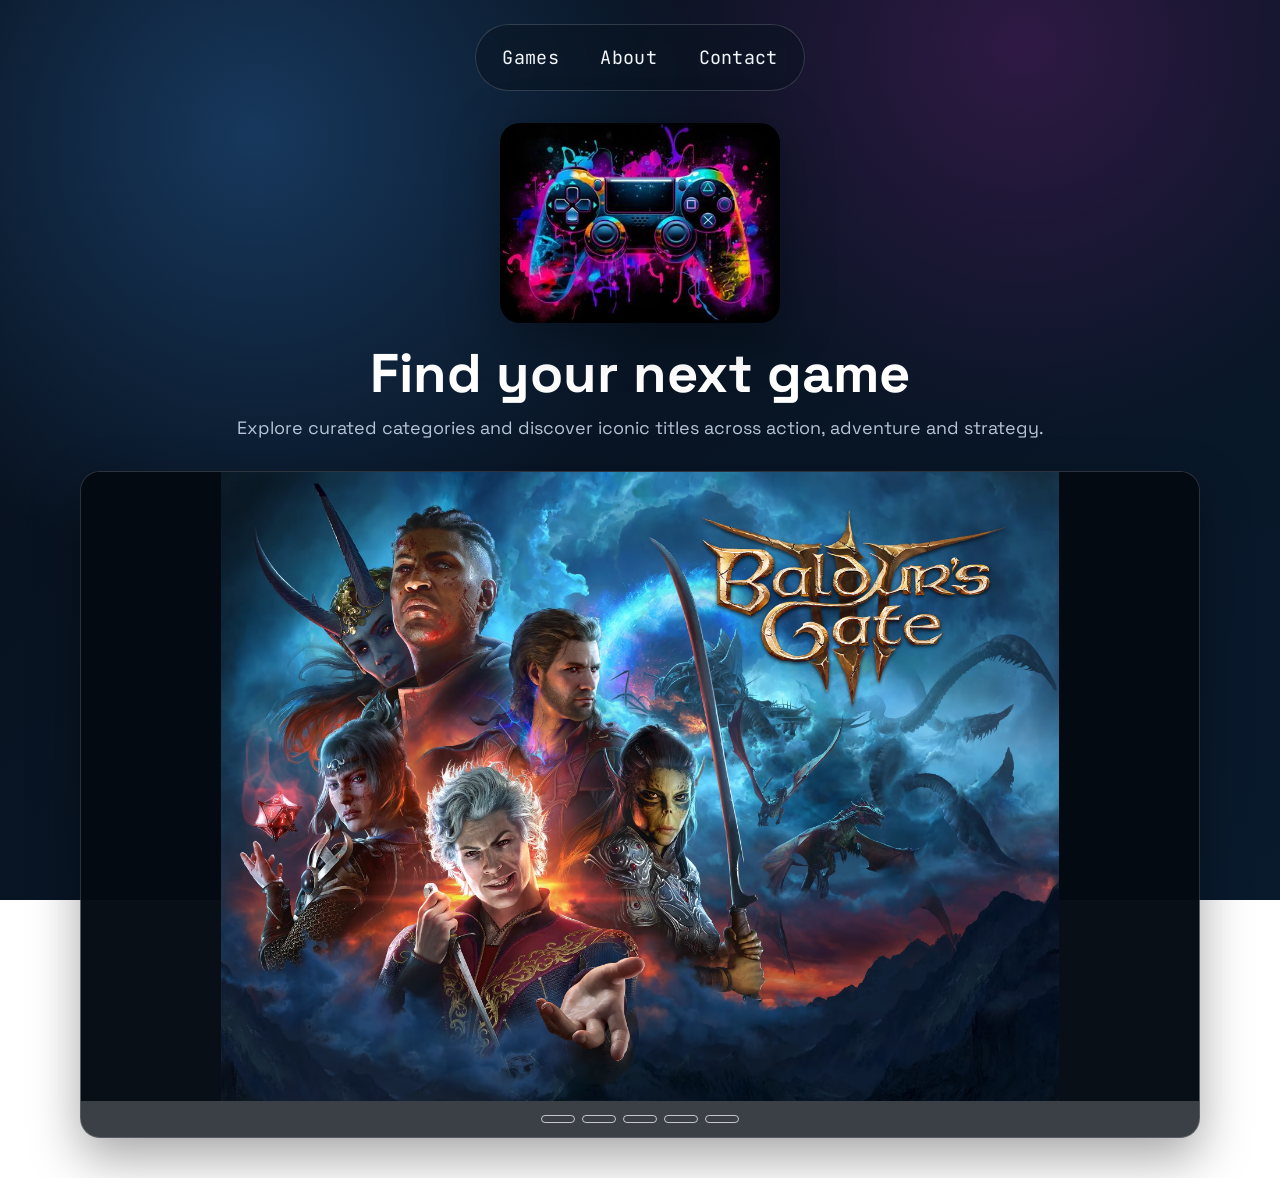
<file: index.html>
<!doctype html>
<html lang="en">
  <head>
    <meta charset="UTF-8" />
    <meta name="viewport" content="width=device-width, initial-scale=1.0" />
    <title>Game store</title>
    <link rel="stylesheet" href="styles.css" />
  </head>
  <body>
    <header class="header">
      <nav class="navbar">
        <a class="color-btn" href="games.html">Games</a>
        <a class="color-btn" href="about.html">About</a>
        <a class="color-btn" href="contact.html">Contact</a>
      </nav>
    </header>
    <div class="container">
      <img class="logo" src="pictures/controle.webp" alt="logo" />
      <div class="hero-copy">
        <h1>Find your next game</h1>
        <p>
          Explore curated categories and discover iconic titles across action,
          adventure and strategy.
        </p>
      </div>
    </div>
    <!--slide show-->
    <div class="slidershow middle">
      <div class="slides">
        <input type="radio" name="r" id="r1" checked />

        <input type="radio" name="r" id="r2" />

        <input type="radio" name="r" id="r3" />

        <input type="radio" name="r" id="r4" />
        <input type="radio" name="r" id="r5" />

        <div class="slide s1">
          <img
            class="slide-image"
            src="pictures/3098481c9164bb5f33069b37e49fba1a572ea3b89971ee7b.avif"
            alt=""
          />
        </div>
        <div class="slide">
          <img src="pictures/callofduty-modern.jpg" alt="" />
        </div>
        <div class="slide">
          <img src="pictures/l8QTN7ThQK3lRBHhB3nX1s7h.webp" alt="" />
        </div>
        <div class="slide">
          <img src="pictures/Spider-Man-2.png" alt="" />
        </div>
        <div class="slide">
          <img
            src="pictures/315718bce7eed62e3cf3fb02d61b81ff1782d6b6cf850fa4.avif"
            alt=""
          />
        </div>
      </div>
      <div class="navigation">
        <label for="r1" class="bar"></label>
        <label for="r2" class="bar"></label>
        <label for="r3" class="bar"></label>
        <label for="r4" class="bar"></label>
        <label for="r5" class="bar"></label>
      </div>
    </div>
  </body>
</html>
</file>
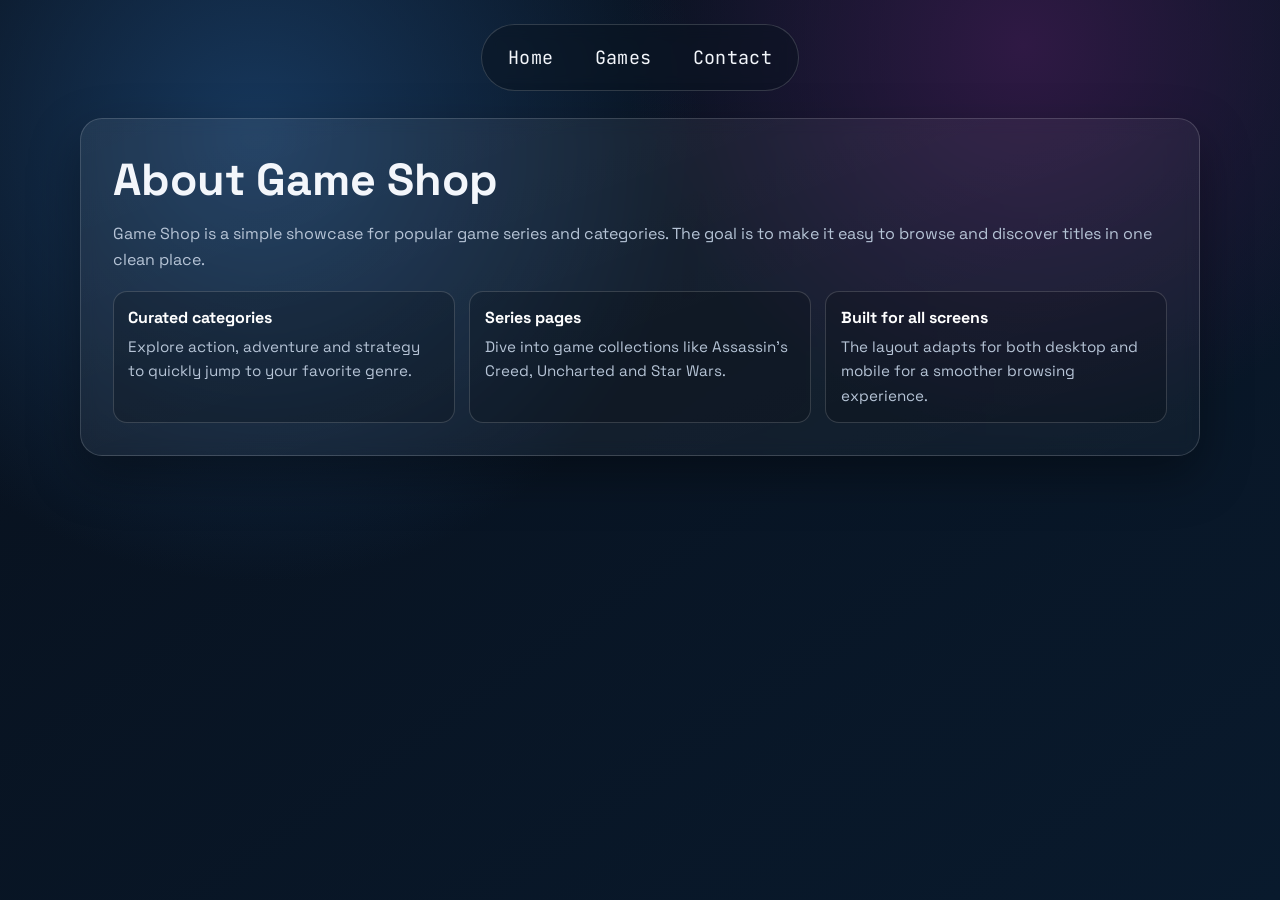
<file: about.html>
<!doctype html>
<html lang="en">
  <head>
    <meta charset="UTF-8" />
    <meta name="viewport" content="width=device-width initial-scale=1.0" />
    <title>About</title>
    <link rel="stylesheet" href="styles.css" />
  </head>
  <body>
    <header class="header">
      <nav class="navbar">
        <a class="color-btn" href="index.html">Home</a>
        <a class="color-btn" href="games.html">Games</a>
        <a class="color-btn" href="contact.html">Contact</a>
      </nav>
    </header>

    <main class="page-shell">
      <section class="page-card">
        <h1>About Game Shop</h1>
        <p>
          Game Shop is a simple showcase for popular game series and categories.
          The goal is to make it easy to browse and discover titles in one clean
          place.
        </p>
        <div class="feature-grid">
          <article class="feature-card">
            <h3>Curated categories</h3>
            <p>
              Explore action, adventure and strategy to quickly jump to your
              favorite genre.
            </p>
          </article>
          <article class="feature-card">
            <h3>Series pages</h3>
            <p>
              Dive into game collections like Assassin's Creed, Uncharted and
              Star Wars.
            </p>
          </article>
          <article class="feature-card">
            <h3>Built for all screens</h3>
            <p>
              The layout adapts for both desktop and mobile for a smoother
              browsing experience.
            </p>
          </article>
        </div>
      </section>
    </main>
  </body>
</html>
</file>
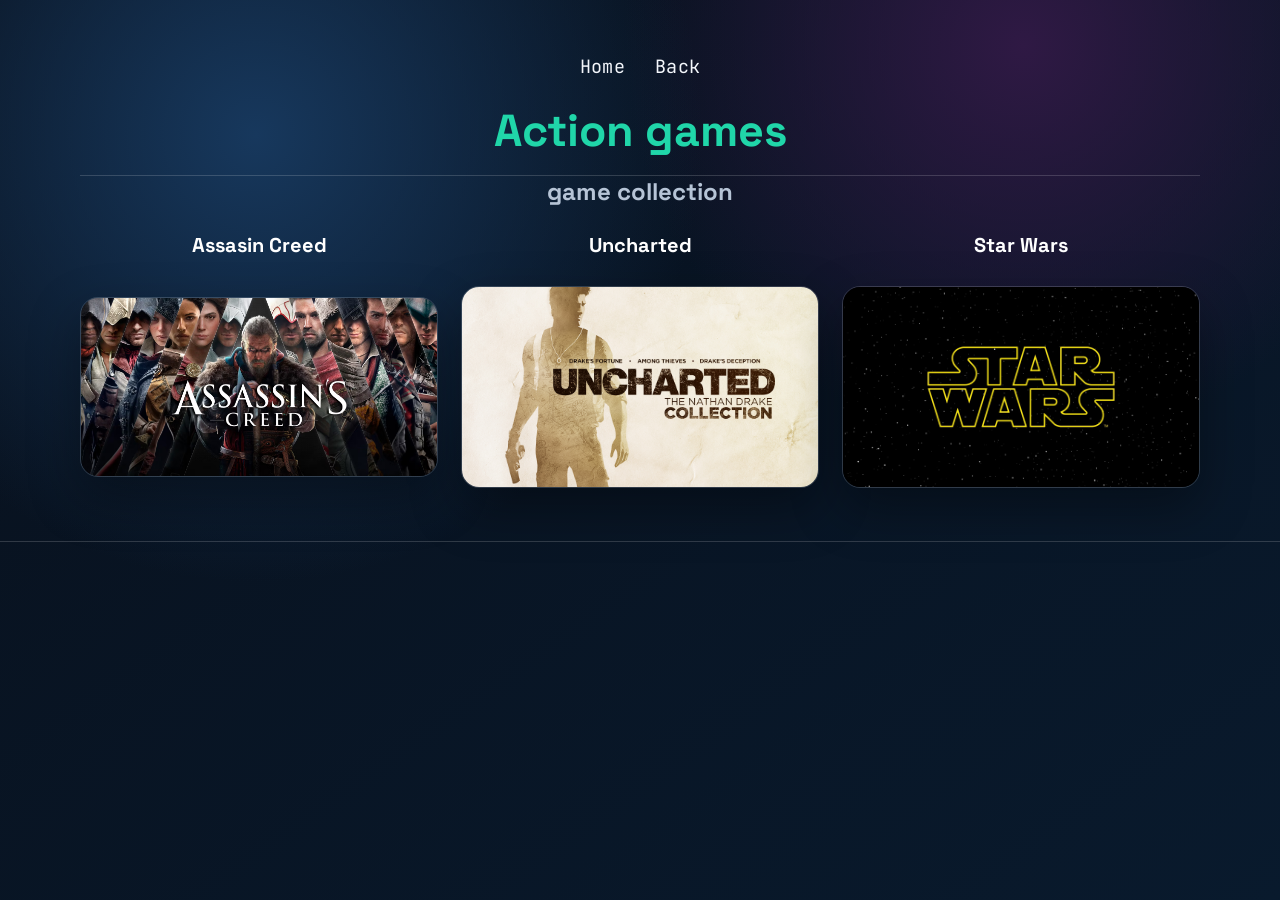
<file: action.html>
<!DOCTYPE html>
<html lang="en">
  <head>
    <meta charset="UTF-8" />
    <meta name="viewport" content="width=device-width, initial-scale=1.0" />
    <title>Action games</title>
    <link rel="stylesheet" href="styles.css" />
  </head>
  <body>
    <div class="action-container">
      <div class="top-navigation">
        <a class="top-navigation-text" href="index.html">Home</a>
        <a class="top-navigation-text" href="games.html">Back</a>
      </div>
      <div class="action-header">
        <h1 class="action-title1">Action games</h1><hr class="line">
        <h2 class="game-collection-text">game collection</h2>
        
      </div>
      
      <div class="game-sections">
        <div class="section1">
          <h3 class="action-game-text">Assasin Creed</h3>
          <a class="a-assasin" href="assasincreed-games.html"
            ><img class="image-collection" src="pictures/Assassins-Creed-Games.avif"
          /></a>
        </div>
        <div class="section2">
          <h3 class="action-game-text">Uncharted</h3>
          <a class="a-uncharted" href="uncharted.html">
          <img class="image-collection" src="pictures/uncharted/ND_Blog_UNDCannounce_960x540.jpg" /></a>
        </div>
        <div class="section3"><h3 class="action-game-text">Star Wars</h3>
          <a class="a-uncharted" href="starwars.html">
          <img class="image-collection" src="pictures/starwars/Star-wars-logo-new-tall.webp" /></a>
        </div>
        

        </div>
      </div>

    </div>
    <hr class="line">
  </body>
</html>
</file>
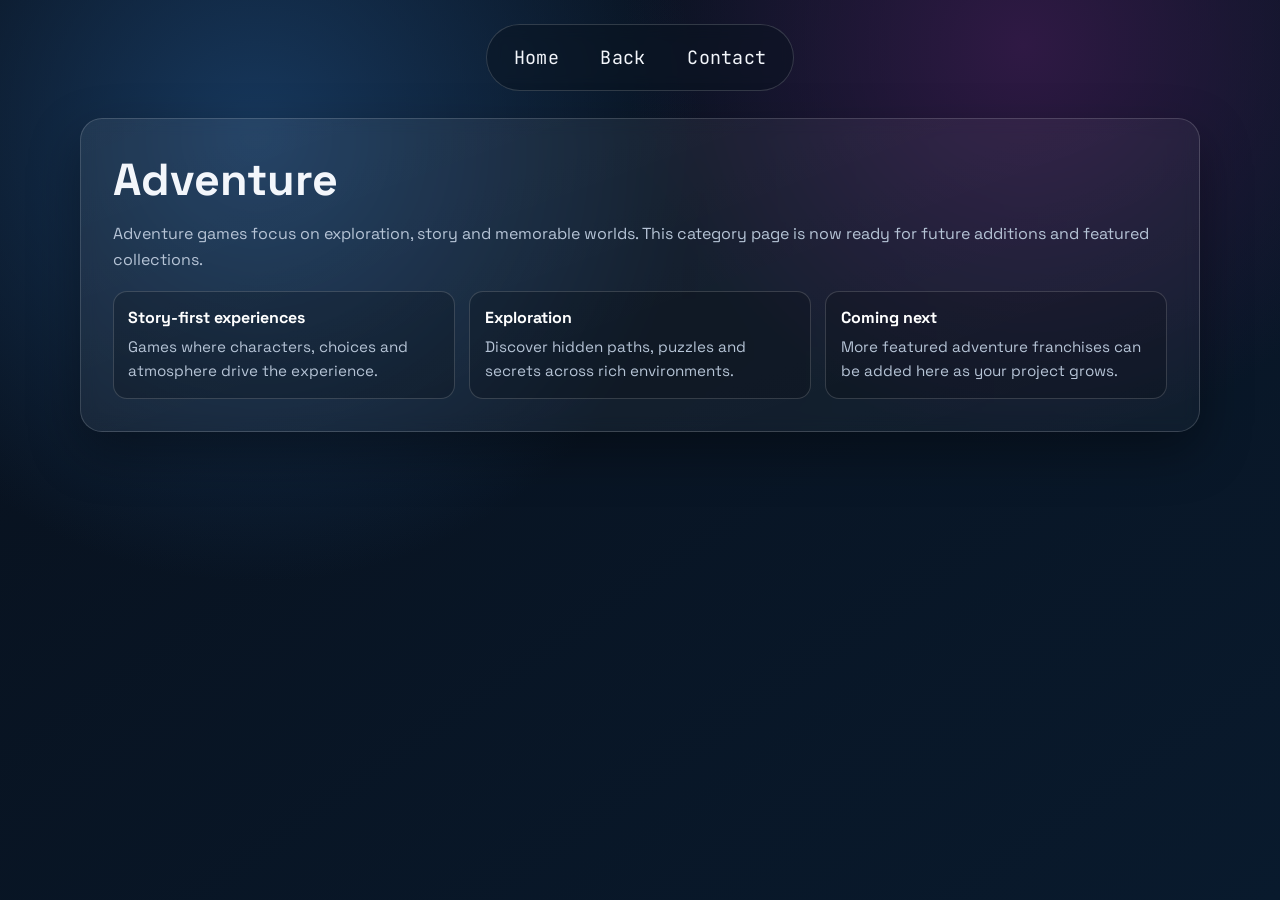
<file: adventure.html>
<!doctype html>
<html lang="en">
  <head>
    <meta charset="UTF-8" />
    <meta name="viewport" content="width=device-width, initial-scale=1.0" />
    <title>Adventure Games</title>
    <link rel="stylesheet" href="styles.css" />
  </head>
  <body>
    <header class="header">
      <nav class="navbar">
        <a class="color-btn" href="index.html">Home</a>
        <a class="color-btn" href="games.html">Back</a>
        <a class="color-btn" href="contact.html">Contact</a>
      </nav>
    </header>

    <main class="page-shell">
      <section class="page-card">
        <h1>Adventure</h1>
        <p>
          Adventure games focus on exploration, story and memorable worlds. This
          category page is now ready for future additions and featured
          collections.
        </p>
        <div class="feature-grid">
          <article class="feature-card">
            <h3>Story-first experiences</h3>
            <p>
              Games where characters, choices and atmosphere drive the
              experience.
            </p>
          </article>
          <article class="feature-card">
            <h3>Exploration</h3>
            <p>
              Discover hidden paths, puzzles and secrets across rich
              environments.
            </p>
          </article>
          <article class="feature-card">
            <h3>Coming next</h3>
            <p>
              More featured adventure franchises can be added here as your
              project grows.
            </p>
          </article>
        </div>
      </section>
    </main>
  </body>
</html>
</file>
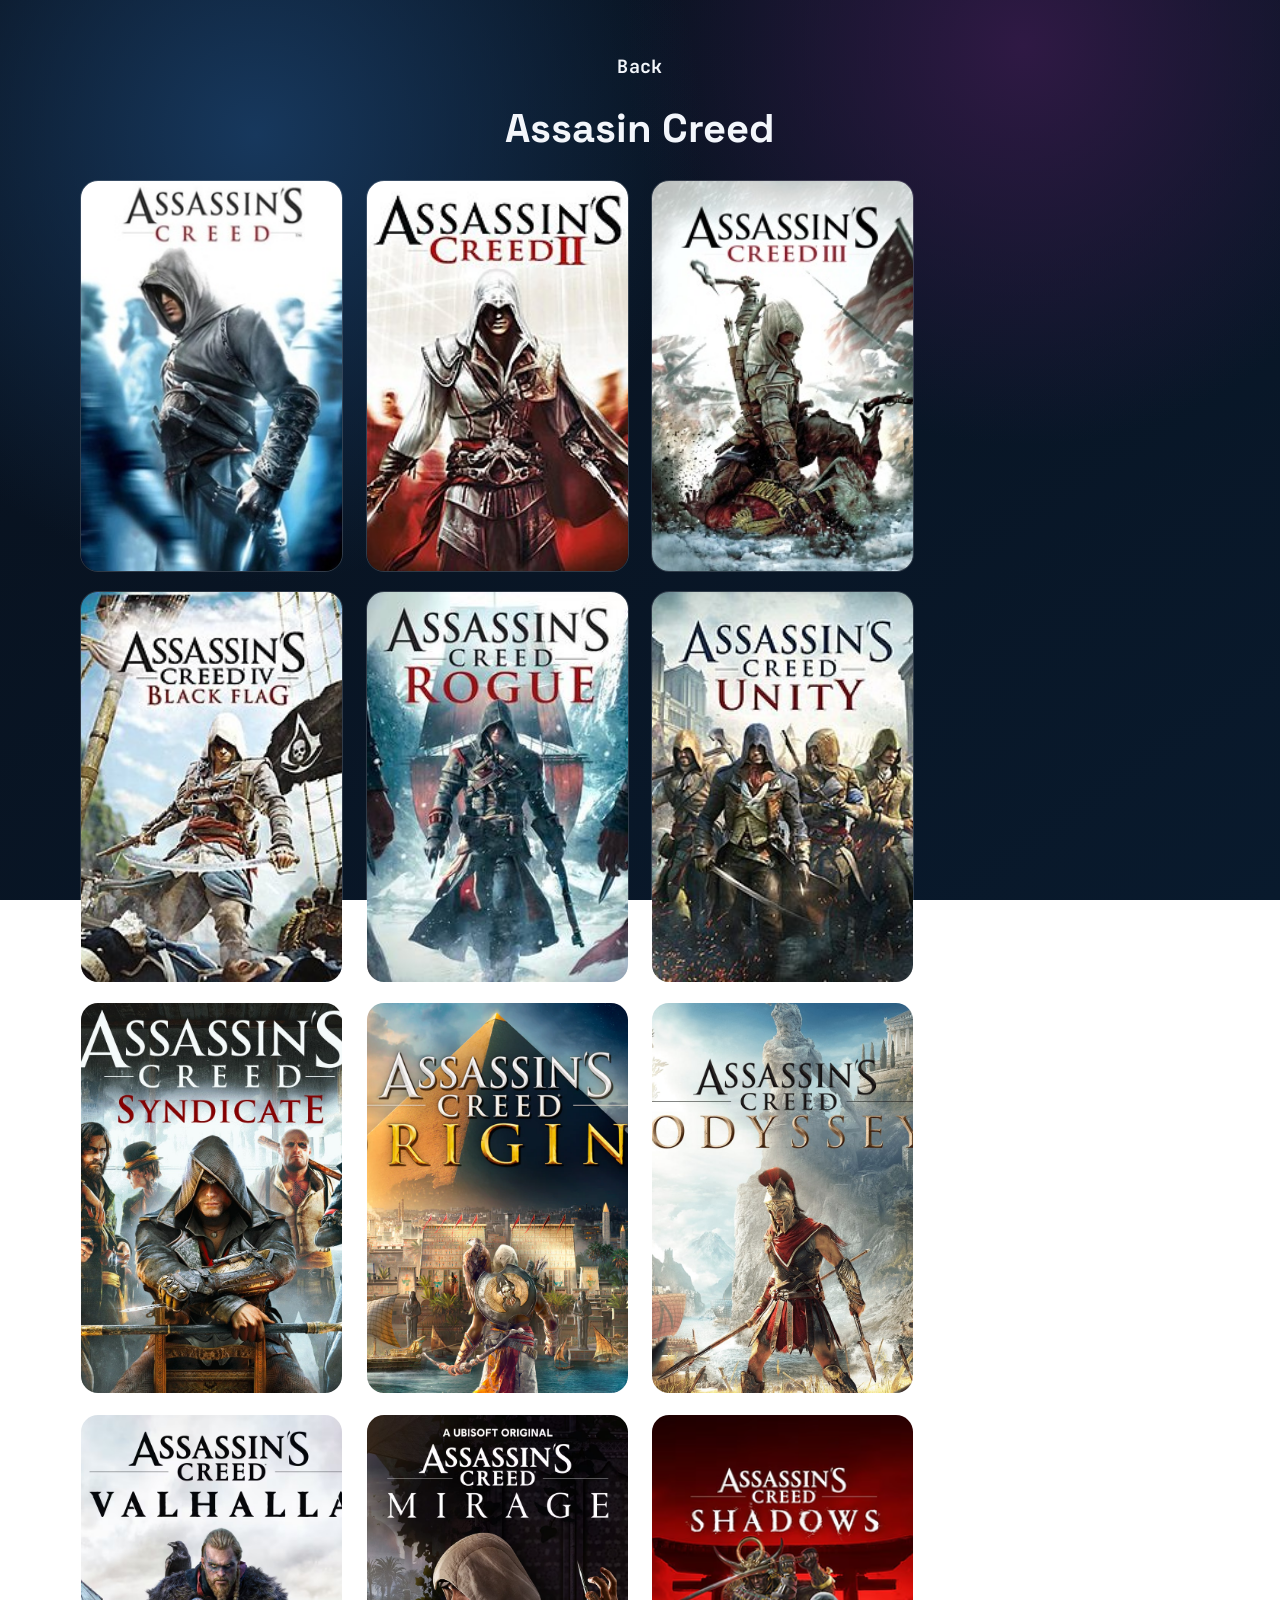
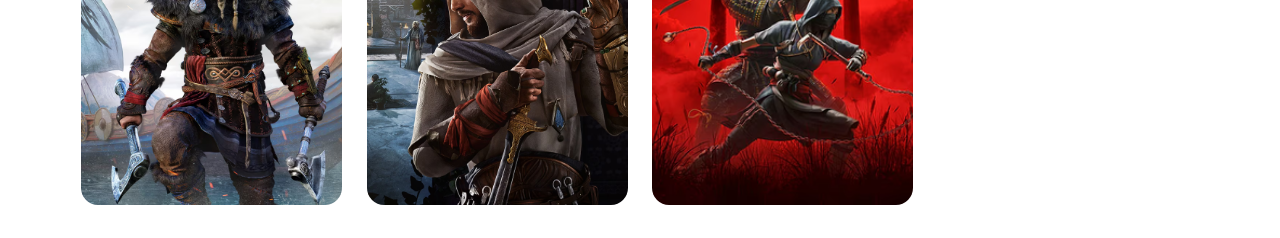
<file: assasincreed-games.html>
<!DOCTYPE html>
<html lang="en">
  <head>
    <meta charset="UTF-8" />
    <meta name="viewport" content="width=device-width, initial-scale=1.0" />
    <title>Action games</title>
    <link rel="stylesheet" href="styles.css" />
  </head>
  <body>
    <div class="action-container">
      <div class="top-navigation">
        <a class="btn-container" href="action.html"><h1 class="top-navigation-text">Back</h1></a>
      </div>
      <div class="game-header"><h1>Assasin Creed</h1></div>
      <div class="game-sections">
        <div class="section1">
          <div class="flip-box">
            <div class="flip-box-inner">
              <div class="flip-box-front">
                <img class="img-1-section1" src="pictures/assasin creed/Assassin's_Creed1.jpg" />
              </div>
              <div class="flip-box-back">
                <h2></h2>
                <p>
                  Assassin's Creed is an action-adventure video game developed by Ubisoft Montreal and released in 2007.
                  It is the first installment in the Assassin's Creed series. The game is set during the Third Crusade
                  in the Holy Land and follows the story of Altaïr Ibn-La'Ahad, a member of the Assassin Brotherhood.
                </p>
              </div>
            </div>
          </div>
          <div class="flip-box">
            <div class="flip-box-inner">
              <div class="flip-box-front">
                <img class="img-2-section1" src="pictures/assasin creed/Assassin's_Creed_IV_-_Black_Flag_4.jpg" />
              </div>
              <div class="flip-box-back">
                <h2></h2>
                <p>
                  Assassin's Creed IV: Black Flag is an action-adventure video game developed by Ubisoft Montreal and
                  released in 2013. Set during the Golden Age of Piracy in the early 18th century, the game follows the
                  adventures of Edward Kenway, a pirate and member of the Assassin Brotherhood. The narrative blends
                  historical events with fictional elements, featuring famous pirates like Blackbeard and Charles Vane.
                </p>
              </div>
            </div>
          </div>
          <div class="flip-box">
            <div class="flip-box-inner">
              <div class="flip-box-front">
                <img class="img-3-section1" src="pictures/assasin creed/assasin_creed_cyndicate.jfif" />
              </div>
              <div class="flip-box-back">
                <h2></h2>
                <p>
                  Assassin's Creed Syndicate is an action-adventure video game developed by Ubisoft and released in
                  2015. Set in Victorian-era London during the Industrial Revolution, the game follows twin Assassins,
                  Jacob and Evie Frye, as they fight against the Templars' control over the city.
                </p>
              </div>
            </div>
          </div>
          <div class="flip-box">
            <div class="flip-box-inner">
              <div class="flip-box-front">
                <img class="img-4-section1" src="pictures/assasin creed/valhalla.avif" />
              </div>
              <div class="flip-box-back">
                <h2></h2>
                <p>
                  Assassin's Creed Valhalla is an action role-playing video game developed by Ubisoft Montreal and
                  released in 2020. It is the twelfth major installment in the Assassin's Creed series and follows the
                  journey of Viking warriors as they settle in England during the Dark Ages.
                </p>
              </div>
            </div>
          </div>
        </div>
        <div class="section2">
          <div class="flip-box">
            <div class="flip-box-inner">
              <div class="flip-box-front">
                <img class="img-1-section2" src="pictures/assasin creed/Assassins_Creed_2_Box_Art.JPG" />
              </div>
              <div class="flip-box-back">
                <h2></h2>
                <p>
                  Assassin's Creed II is an action-adventure video game developed by Ubisoft Montreal and released in
                  2009. It is the second installment in the Assassin's Creed series, set during the Italian Renaissance.
                  The game follows the story of Ezio Auditore da Firenze, a young nobleman who becomes an Assassin after
                  a family tragedy.
                </p>
              </div>
            </div>
          </div>

          <div class="flip-box">
            <div class="flip-box-inner">
              <div class="flip-box-front">
                <img class="img-2-section2" src="pictures/assasin creed/Assassin's_Creed_Rogue.jpg" />
              </div>
              <div class="flip-box-back">
                <h2></h2>
                <p>
                  Assassin's Creed Rogue is an action-adventure game developed by Ubisoft and released in 2014. Set
                  during the mid-18th century, it bridges the gap between Assassin's Creed III and Assassin's Creed IV:
                  Black Flag. The story follows Shay Patrick Cormac, an Assassin-turned-Templar, providing a unique
                  perspective on the series' usual conflict.
                </p>
              </div>
            </div>
          </div>

          <div class="flip-box">
            <div class="flip-box-inner">
              <div class="flip-box-front">
                <img class="img-3-section2" src="pictures/assasin creed/Assassin's_Creed_origin.webp" />
              </div>
              <div class="flip-box-back">
                <h2></h2>
                <p>
                  Assassin's Creed Origins is an action-adventure game developed by Ubisoft and released in 2017. Set in
                  Ancient Egypt during the Ptolemaic period (49-47 BC), it serves as a prequel to the entire series,
                  exploring the origins of the Assassin Brotherhood.
                </p>
              </div>
            </div>
          </div>

          <div class="flip-box">
            <div class="flip-box-inner">
              <div class="flip-box-front">
                <img class="img-4-section2" src="pictures/assasin creed/mirage.avif" />
              </div>
              <div class="flip-box-back">
                <h2></h2>
                <p>
                  In Assassin's Creed Mirage, you are Basim, a cunning street thief with nightmarish visions seeking
                  answers and justice. Join an ancient organisation and come to understand a new creed – one that will
                  change Basim’s fate in ways he never could have imagined. The game was released 2023
                </p>
              </div>
            </div>
          </div>
        </div>
        <div class="section3">
          <div class="flip-box">
            <div class="flip-box-inner">
              <div class="flip-box-front">
                <img class="img-1-section3" src="pictures/assasin creed/Assassin's_Creed3.jpg" />
              </div>
              <div class="flip-box-back">
                <h2></h2>
                <p>
                  Assassin's Creed III is an action-adventure video game developed by Ubisoft and released in 2012. Set
                  during the American Revolution, it follows the story of Connor (Ratonhnhaké ), a half-Mohawk,
                  half-English Assassin fighting against Templar control in the American colonies.
                </p>
              </div>
            </div>
          </div>

          <div class="flip-box">
            <div class="flip-box-inner">
              <div class="flip-box-front">
                <img class="img-2-section3" src="pictures/assasin creed/Assassin's_Creed_Unity_5.jpg" />
              </div>
              <div class="flip-box-back">
                <h2></h2>
                <p>
                  Assassin's Creed Unity is an action-adventure video game developed by Ubisoft and released in 2014.
                  Set during the French Revolution, the game follows Arno Dorian, a young Assassin seeking redemption
                  and uncovering conspiracies in Paris.
                </p>
              </div>
            </div>
          </div>

          <div class="flip-box">
            <div class="flip-box-inner">
              <div class="flip-box-front">
                <img class="img-3-section3" src="pictures/assasin creed/Assassin's_Creed_odyssey.jfif" />
              </div>
              <div class="flip-box-back">
                <h2></h2>
                <p>
                  Assassin's Creed Odyssey is an action role-playing game developed by Ubisoft and released in 2018. Set
                  in Ancient Greece during the Peloponnesian War (431-422 BC), it allows players to experience the
                  conflict between Athens and Sparta through the eyes of a mercenary.
                </p>
              </div>
            </div>
          </div>
          <div class="flip-box">
            <div class="flip-box-inner">
              <div class="flip-box-front">
                <img class="img-4-section3" src="pictures/assasin creed/Assassin's_Creed_Shadows_cover.png" />
              </div>
              <div class="flip-box-back">
                <h2></h2>
                <p>The game releases in November 2024</p>
              </div>
            </div>
          </div>
        </div>
        <div class="section4"></div>
      </div>
    </div>
  </body>
</html>
</file>
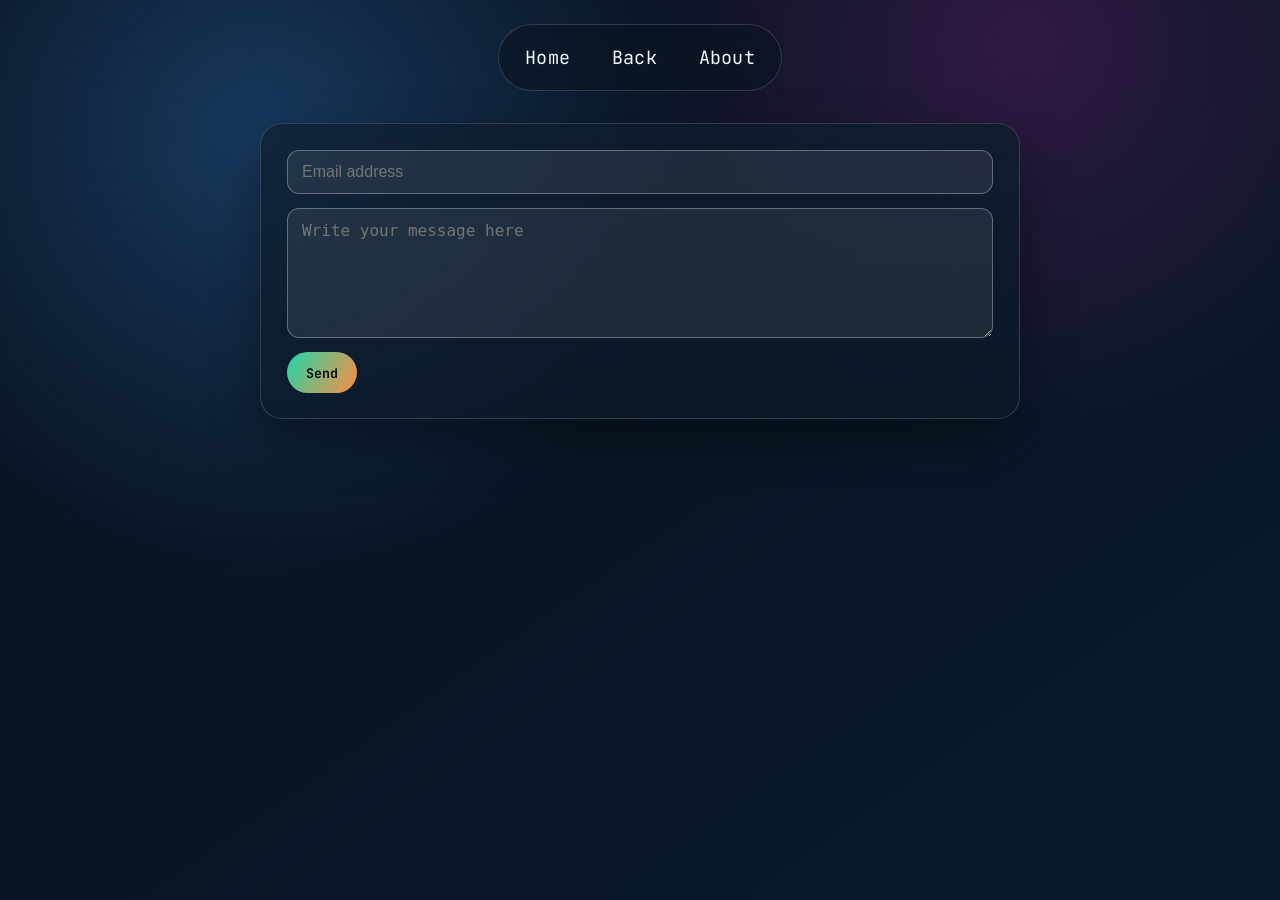
<file: contact.html>
<!doctype html>
<html lang="en">
  <head>
    <meta charset="UTF-8" />
    <meta name="viewport" content="width=device-width initial-scale=1.0" />
    <title>Contact us</title>
    <link rel="stylesheet" href="styles.css" />
  </head>
  <body>
    <header class="header">
      <nav class="navbar">
        <a class="color-btn" href="index.html">Home</a>
        <a class="color-btn" href="games.html">Back</a>
        <a class="color-btn" href="about.html">About</a>
      </nav>
    </header>
    <div class="wallpaper">
      <form
        class="form-box"
        action="https://formsubmit.co/therese8949@gmail.com"
        method="POST"
      >
        <input type="hidden" name="_subject" value="New email from Game Shop" />
        <input
          id="email-box"
          type="email"
          name="email"
          placeholder="Email address"
          required
        />
        <input type="hidden" name="_next" value="thankyoupage.html" />
        <textarea
          id="write-message"
          name="message"
          placeholder="Write your message here"
          required
        ></textarea>
        <button type="submit">Send</button>
      </form>
    </div>
  </body>
</html>
</file>
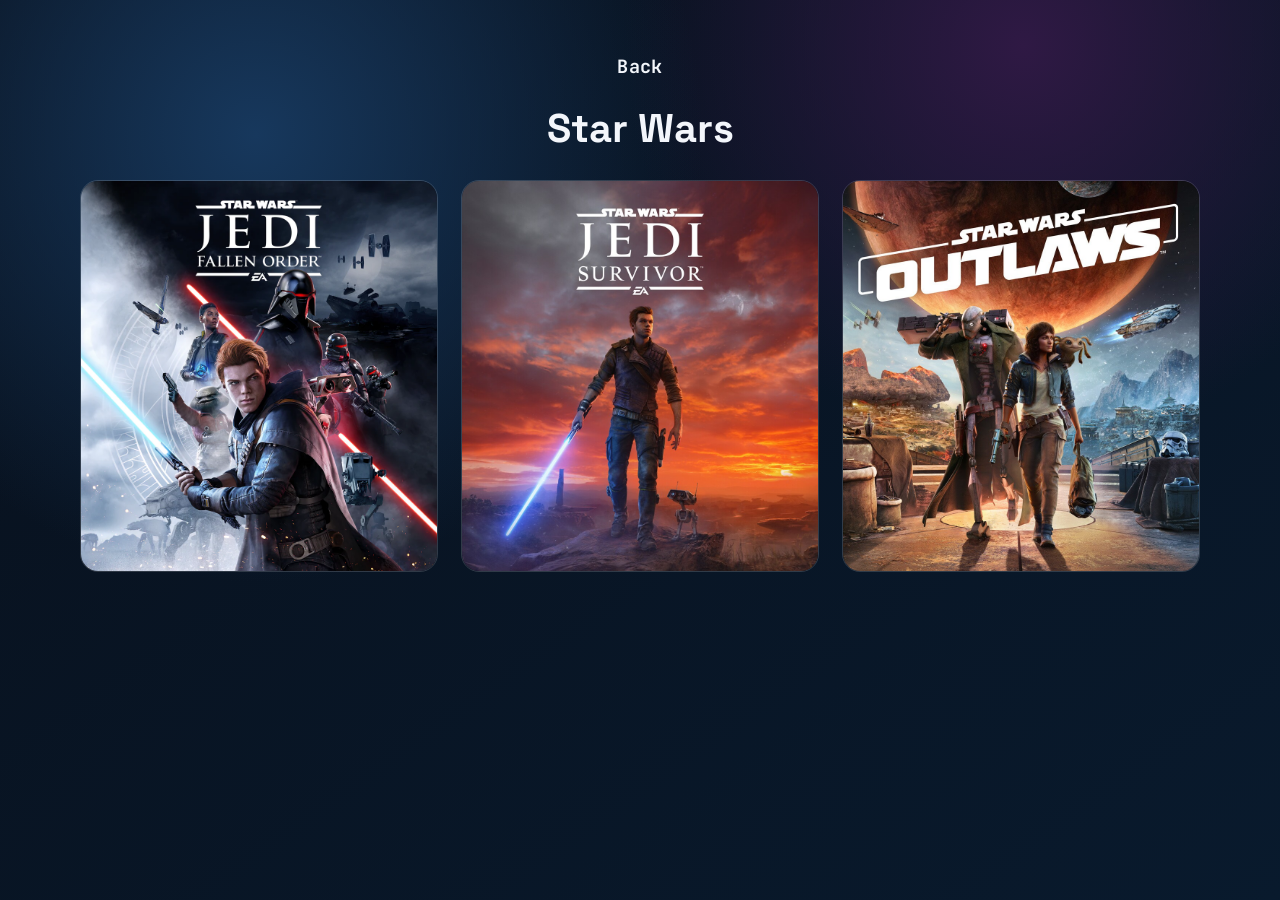
<file: starwars.html>
<!DOCTYPE html>
<html lang="en">
  <head>
    <meta charset="UTF-8" />
    <meta name="viewport" content="width=device-width, initial-scale=1.0" />
    <title>Star Wars</title>
    <link rel="stylesheet" href="styles.css" />
  </head>
  <body>
    <div class="action-container">
      <div class="top-navigation">
        <a class="btn-container" href="action.html"><h1 class="top-navigation-text">Back</h1></a>
      </div>
      <div class="game-header"><h1>Star Wars</h1></div>

      <div class="game-sections">
        <div class="section1">
          <div class="flip-box">
            <div class="flip-box-inner">
              <div class="flip-box-front">
                <img class="img-1-section1" src="pictures/starwars/fallen-order.webp" />
              </div>
              <div class="flip-box-back">
                <h2></h2>
                <p>
                  "Star Wars Jedi: Fallen Order" is an action-adventure game developed by Respawn Entertainment and
                  published by Electronic Arts, released in November 2019. Set in the Star Wars universe, the game
                  follows Cal Kestis, a young Jedi Padawan who survived Order 66 and is on the run from the Galactic
                  Empire.
                </p>
              </div>
            </div>
          </div>
        </div>
        <div class="section2">
          <div class="flip-box">
            <div class="flip-box-inner">
              <div class="flip-box-front">
                <img class="img-1-section2" src="pictures/starwars/survivor.jpeg" />
              </div>
              <div class="flip-box-back">
                <h2></h2>
                <p>
                  Star Wars Jedi: Survivor" is the highly anticipated sequel to "Star Wars Jedi: Fallen Order,"
                  developed by Respawn Entertainment and published by Electronic Arts. Released in April 2023, the game
                  continues the story of Cal Kestis, a Jedi Knight who continues to evade the Galactic Empire while
                  seeking to revive the Jedi Order.
                </p>
              </div>
            </div>
          </div>
        </div>
        <div class="section3">
          <div class="flip-box">
            <div class="flip-box-inner">
              <div class="flip-box-front">
                <img class="img-1-section3" src="pictures/starwars/outlaws.jpeg" />
              </div>
              <div class="flip-box-back">
                <h2></h2>
                <p>
                  "Star Wars Outlaws" is an upcoming open-world action-adventure game developed by Massive Entertainment
                  and published by Ubisoft. Set to release on August 30, 2024, for PlayStation 5, Xbox Series X|S, and
                  PC, it marks the first open-world game in the Star Wars universe.
                </p>
              </div>
            </div>
          </div>
        </div>
      </div>
    </div>
  </body>
</html>
</file>
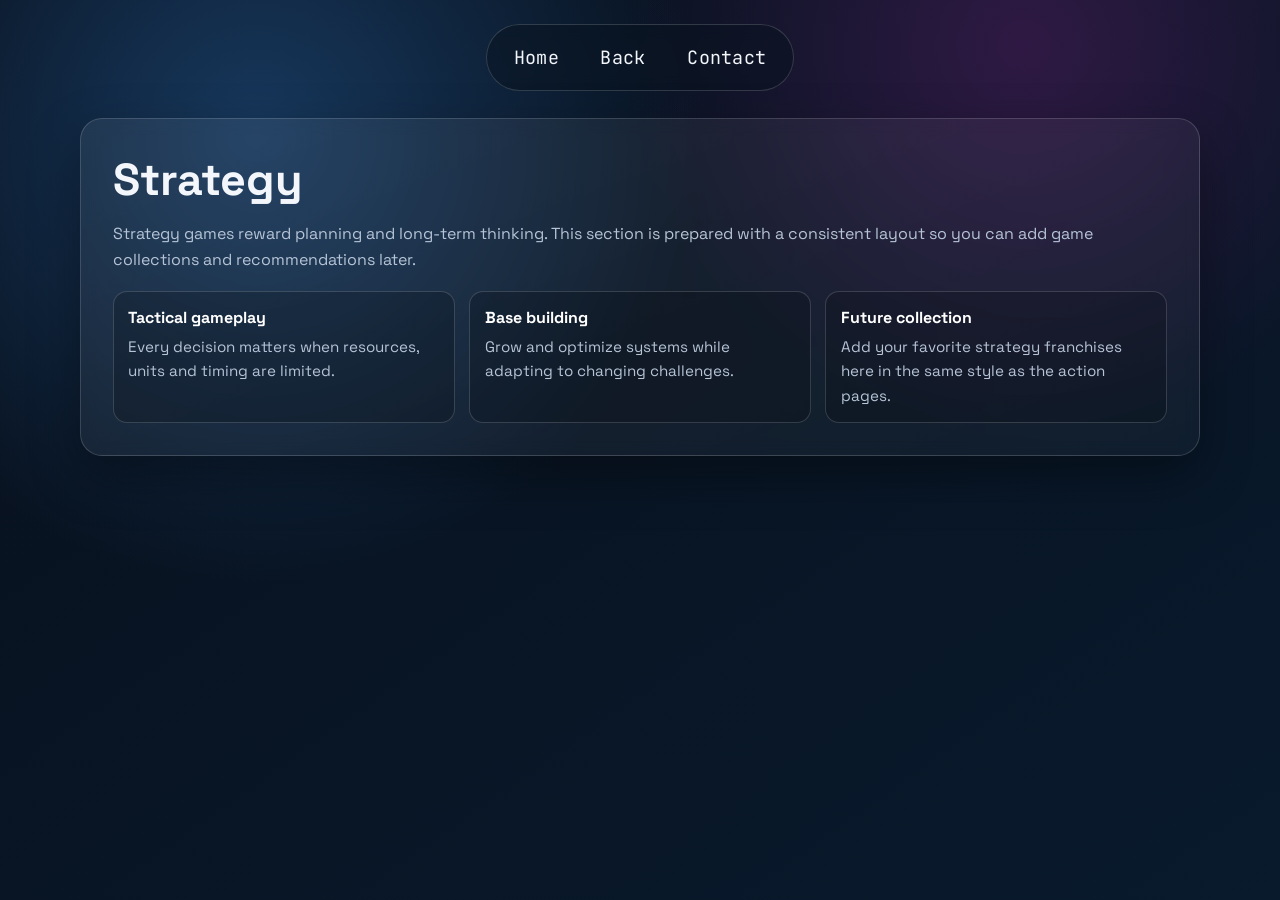
<file: strategy.html>
<!doctype html>
<html lang="en">
  <head>
    <meta charset="UTF-8" />
    <meta name="viewport" content="width=device-width, initial-scale=1.0" />
    <title>Strategy Games</title>
    <link rel="stylesheet" href="styles.css" />
  </head>
  <body>
    <header class="header">
      <nav class="navbar">
        <a class="color-btn" href="index.html">Home</a>
        <a class="color-btn" href="games.html">Back</a>
        <a class="color-btn" href="contact.html">Contact</a>
      </nav>
    </header>

    <main class="page-shell">
      <section class="page-card">
        <h1>Strategy</h1>
        <p>
          Strategy games reward planning and long-term thinking. This section is
          prepared with a consistent layout so you can add game collections and
          recommendations later.
        </p>
        <div class="feature-grid">
          <article class="feature-card">
            <h3>Tactical gameplay</h3>
            <p>
              Every decision matters when resources, units and timing are
              limited.
            </p>
          </article>
          <article class="feature-card">
            <h3>Base building</h3>
            <p>
              Grow and optimize systems while adapting to changing challenges.
            </p>
          </article>
          <article class="feature-card">
            <h3>Future collection</h3>
            <p>
              Add your favorite strategy franchises here in the same style as
              the action pages.
            </p>
          </article>
        </div>
      </section>
    </main>
  </body>
</html>
</file>
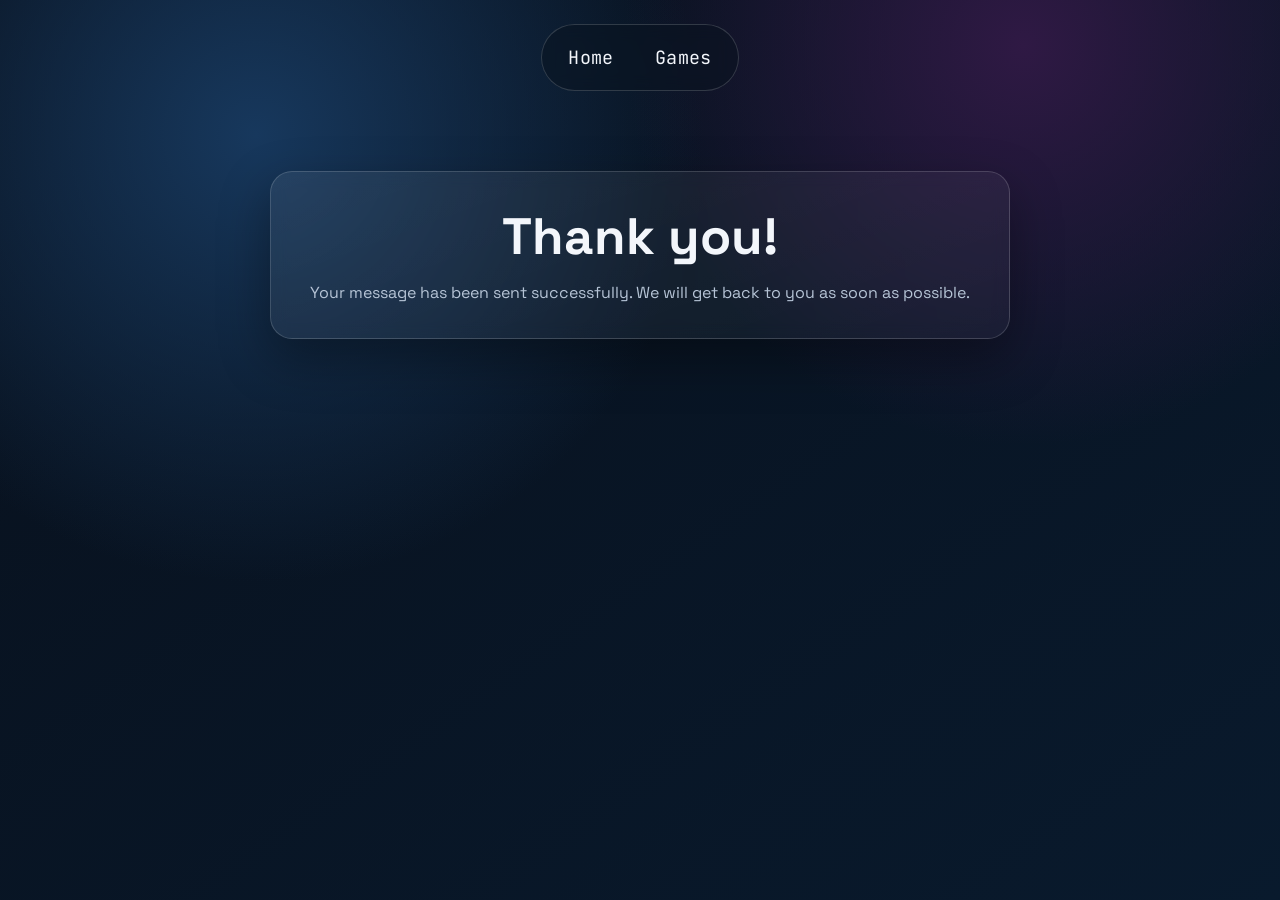
<file: thankyoupage.html>
<!doctype html>
<html lang="en">
  <head>
    <meta charset="UTF-8" />
    <meta name="viewport" content="width=device-width initial-scale=1.0" />
    <title>Thank You</title>
    <link rel="stylesheet" href="styles.css" />
  </head>
  <body>
    <header class="header">
      <nav class="navbar">
        <a class="color-btn" href="index.html">Home</a>
        <a class="color-btn" href="games.html">Games</a>
      </nav>
    </header>

    <main class="thankyou page-card">
      <h1>Thank you!</h1>
      <p>
        Your message has been sent successfully. We will get back to you as soon
        as possible.
      </p>
    </main>
  </body>
</html>
</file>
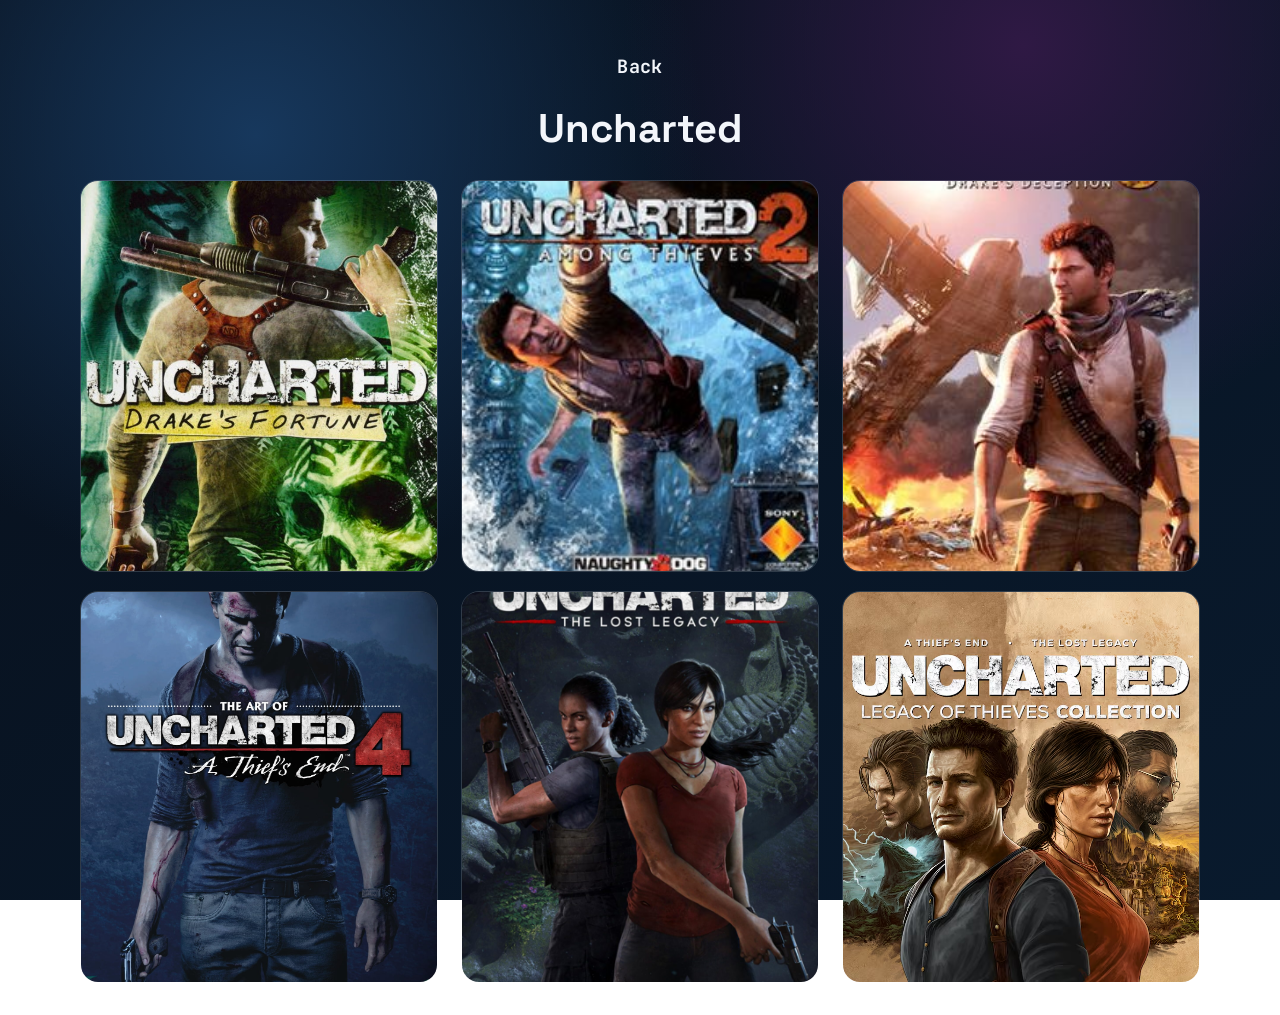
<file: uncharted.html>
<!DOCTYPE html>
<html lang="en">
  <head>
    <meta charset="UTF-8" />
    <meta name="viewport" content="width=device-width, initial-scale=1.0" />
    <title>Action games</title>
    <link rel="stylesheet" href="styles.css" />
  </head>
  <body>
    <div class="action-container">
      <div class="top-navigation">
        <a class="btn-container" href="action.html"><h1 class="top-navigation-text">Back</h1></a>
      </div>
      <div class="game-header"><h1>Uncharted</h1></div>
      <div class="game-sections">
        <div class="section1">
          <div class="flip-box">
            <div class="flip-box-inner">
              <div class="flip-box-front">
                <img class="img-1-section1" src="pictures/uncharted/uncharted1-1639126218029.jpg" />
              </div>
              <div class="flip-box-back">
                <h2></h2>
                <p>
                  Uncharted: Drake's Fortune is a 2007 action-adventure game developed by Naughty Dog and published by
                  Sony Computer Entertainment. It is the first game in the Uncharted series and was released in November
                  2007 for PlayStation 3. The game follows Nathan Drake, the supposed descendant of explorer Sir Francis
                  Drake, as he searches for the lost treasure of El Dorado with journalist Elena Fisher and mentor
                  Victor Sullivan.
                </p>
              </div>
            </div>
          </div>
          <div class="flip-box">
            <div class="flip-box-inner">
              <div class="flip-box-front">
                <img class="img-2-section1" src="pictures/uncharted/the-art-of-uncharted-4-a-thief-s-end.jpg" />
              </div>
              <div class="flip-box-back">
                <h2></h2>
                <p>
                  Uncharted 4: A Thief's End is a 2016 action-adventure game developed by Naughty Dog and published by
                  Sony Computer Entertainment. It is the fourth main entry in the Uncharted series. Set several years
                  after the events of Uncharted 3: Drake's Deception, players control Nathan Drake, a former treasure
                  hunter coaxed out of retirement by his presumed-dead brother Samuel. With Nathan's longtime partner,
                  Victor Sullivan, they search for clues to the location of Henry Avery's long-lost treasure.
                </p>
              </div>
            </div>
          </div>
        </div>
        <div class="section2">
          <div class="flip-box">
            <div class="flip-box-inner">
              <div class="flip-box-front">
                <img class="img-1-section2" src="pictures/uncharted/Uncharted_2_box_artwork.jpg" />
              </div>
              <div class="flip-box-back">
                <h2></h2>
                <p>
                  Uncharted 2: Among Thieves is a 2009 action-adventure game developed by Naughty Dog and published by
                  Sony Computer Entertainment. It is the second game in the Uncharted series and was released in October
                  2009 for PlayStation 3. Set two years after the events of Drake's Fortune (2007), the single-player
                  story follows Nathan Drake, Chloe Frazer, and Elena Fisher as they search for the Cintamani Stone and
                  Shambhala while battling a militia led by war criminal Zoran Lazarević.
                </p>
              </div>
            </div>
          </div>
          <div class="flip-box">
            <div class="flip-box-inner">
              <div class="flip-box-front">
                <img class="img-2-section2" src="pictures/uncharted/lost-legacy.jpg" />
              </div>
              <div class="flip-box-back">
                <h2></h2>
                <p>
                  Uncharted: The Lost Legacy is a 2017 action-adventure game developed by Naughty Dog and published by
                  Sony Interactive Entertainment, serving as a standalone expansion to Uncharted 4: A Thief's End.
                  Players control Chloe Frazer, who seeks the Tusk of Ganesh in the Western Ghats mountain ranges of
                  India, with the help of ex-mercenary Nadine Ross, and prevent a ruthless warlord and his army of
                  insurgents from igniting a civil war in the country. It is the first Uncharted game not to feature
                  series protagonist Nathan Drake. Like other Uncharted games
                </p>
              </div>
            </div>
          </div>
        </div>
        <div class="section3">
          <div class="flip-box">
            <div class="flip-box-inner">
              <div class="flip-box-front">
                <img class="img-1-section3" src="pictures/uncharted/Uncharted_3_Boxart.jpg" />
              </div>
              <div class="flip-box-back">
                <h2></h2>
                <p>
                  Uncharted 3: Drake's Deception is a 2011 action-adventure game developed by Naughty Dog and published
                  by Sony Computer Entertainment. It is the third main entry in the Uncharted series and was released in
                  November 2011 for the PlayStation 3. Set two years after Among Thieves (2009), the single-player story
                  follows Nathan Drake and his mentor Victor Sullivan as they search for the legendary lost city of Iram
                  of the Pillars while battling a secret society led by Sullivan's former employer, Katherine Marlowe.
                </p>
              </div>
            </div>
          </div>
          <div class="flip-box">
            <div class="flip-box-inner">
              <div class="flip-box-front">
                <img class="img-2-section3" src="pictures/uncharted/gTUWTlvPHzxFJ2JAxtDyI2eS.avif" />
              </div>
              <div class="flip-box-back">
                <h2></h2>
                <p>
                  <b
                    >The Uncharted trilogy consists of three games:<br />Uncharted: Drake's Fortune, Uncharted 2: Among
                    Thieves<br />Uncharted 3: Drake's Deception
                  </b>
                </p>
              </div>
            </div>
          </div>
        </div>
      </div>
    </div>
  </body>
</html>
</file>
<file: styles.css>
@import url("https://fonts.googleapis.com/css2?family=Space+Grotesk:wght@400;500;700&family=JetBrains+Mono:wght@400;700&display=swap");

:root {
  --bg-1: #08101c;
  --bg-2: #091a2d;
  --surface: rgba(14, 30, 48, 0.72);
  --surface-strong: rgba(12, 24, 39, 0.88);
  --text: #f3f6fb;
  --muted: #b6c4d6;
  --accent: #20d6a9;
  --accent-2: #ff8c42;
  --line: rgba(255, 255, 255, 0.16);
  --shadow: 0 20px 50px rgba(0, 0, 0, 0.35);
}

* {
  margin: 0;
  padding: 0;
  box-sizing: border-box;
}

html,
body {
  min-height: 100%;
}

body {
  min-height: 100vh;
  display: flex;
  flex-direction: column;
  color: var(--text);
  font-family: "Space Grotesk", sans-serif;
  background:
    radial-gradient(circle at 20% 15%, #17385d 0%, transparent 35%),
    radial-gradient(circle at 80% 5%, #2f1944 0%, transparent 30%),
    linear-gradient(145deg, var(--bg-1), var(--bg-2));
  background-attachment: fixed;
}

a {
  text-decoration: none;
}

.header,
.top-navigation {
  width: min(1120px, 92vw);
  margin: 1.5rem auto 0;
  display: flex;
  justify-content: center;
}

.navbar {
  display: flex;
  flex-wrap: wrap;
  justify-content: center;
  gap: 0.7rem;
  padding: 0.7rem;
  border: 1px solid var(--line);
  border-radius: 999px;
  backdrop-filter: blur(8px);
  background: rgba(8, 18, 30, 0.5);
}

.color-btn,
.top-navigation-text,
.navbar a {
  color: var(--text);
  font-family: "JetBrains Mono", monospace;
  font-size: clamp(0.95rem, 2.2vw, 1.15rem);
  letter-spacing: 0.3px;
  padding: 0.55rem 0.95rem;
  border-radius: 999px;
  transition:
    background-color 0.25s ease,
    color 0.25s ease,
    transform 0.25s ease;
}

.color-btn:hover,
.top-navigation-text:hover,
.navbar a:hover {
  background: linear-gradient(120deg, var(--accent), var(--accent-2));
  color: #08101c;
  transform: translateY(-1px);
}

.container,
.action-container,
.page-shell {
  width: min(1120px, 92vw);
  margin: 0 auto;
  animation: rise 0.7s ease both;
}

.container {
  text-align: center;
  padding: 2rem 0 0;
}

.logo {
  width: clamp(160px, 22vw, 280px);
  filter: drop-shadow(0 12px 26px rgba(0, 0, 0, 0.35));
  border-radius: 20px;
}

.hero-copy {
  margin-top: 1rem;
}

.hero-copy h1 {
  font-size: clamp(2rem, 5vw, 3.4rem);
  line-height: 1.1;
  color: #ffffff;
}

.hero-copy p {
  margin-top: 0.75rem;
  color: var(--muted);
  font-size: clamp(1rem, 2vw, 1.12rem);
}

.slidershow {
  width: min(1120px, 92vw);
  margin: 2rem auto 2.5rem;
  overflow: hidden;
  border-radius: 20px;
  border: 1px solid var(--line);
  box-shadow: var(--shadow);
  background: rgba(4, 10, 18, 0.78);
}

.middle {
  position: static;
  transform: none;
}

input[name="r"] {
  display: none;
}

.slides {
  width: 500%;
  display: flex;
  align-items: stretch;
}

.slide {
  flex: 0 0 20%;
  min-width: 20%;
  max-width: 20%;
  width: 20%;
  aspect-ratio: 16 / 9;
  height: auto;
  display: flex;
  justify-content: center;
  align-items: center;
  overflow: hidden;
  line-height: 0;
  background: rgba(4, 10, 18, 0.9);
  transition: margin-left 0.6s ease;
}

.slide img {
  width: 100%;
  height: 100%;
  min-width: 100%;
  min-height: 100%;
  object-fit: contain;
  object-position: center;
  display: block;
}

.navigation {
  display: flex;
  justify-content: center;
  gap: 0.45rem;
  padding: 0.9rem;
}

.bar {
  width: 34px;
  height: 8px;
  border-radius: 999px;
  border: 1px solid rgba(255, 255, 255, 0.7);
  cursor: pointer;
  transition: background-color 0.3s ease;
}

.bar:hover {
  background: #ffffff;
}

#r1:checked ~ .s1 {
  margin-left: 0;
}

#r2:checked ~ .s1 {
  margin-left: -20%;
}

#r3:checked ~ .s1 {
  margin-left: -40%;
}

#r4:checked ~ .s1 {
  margin-left: -60%;
}

#r5:checked ~ .s1 {
  margin-left: -80%;
}

.category-container {
  display: flex;
  justify-content: center;
  margin-top: 1.2rem;
}

.category-text {
  font-size: clamp(1.7rem, 3.5vw, 2.4rem);
}

.title-games {
  display: flex;
  flex-wrap: wrap;
  justify-content: center;
  gap: 0.7rem;
  margin-top: 1rem;
}

.title-games-2 {
  color: #ffffff;
  padding: 0.65rem 1rem;
  border: 1px solid var(--line);
  border-radius: 999px;
  background: rgba(255, 255, 255, 0.04);
  transition:
    transform 0.25s ease,
    background-color 0.25s ease;
}

.title-games-2:hover {
  transform: translateY(-2px);
  background: linear-gradient(
    120deg,
    rgba(32, 214, 169, 0.25),
    rgba(255, 140, 66, 0.25)
  );
}

.picture-games {
  display: flex;
  justify-content: center;
  margin: 2rem 0 1rem;
}

.img-collage {
  width: min(900px, 100%);
  border-radius: 26px;
  border: 1px solid var(--line);
  box-shadow: var(--shadow);
}

.action-container {
  margin-top: 1.3rem;
  padding-bottom: 2rem;
}

.action-header {
  text-align: center;
  margin-top: 0.9rem;
}

.action-title1 {
  font-size: clamp(1.9rem, 4vw, 2.8rem);
  color: var(--accent);
}

.game-collection-text,
.action-game-text {
  color: var(--muted);
  text-align: center;
}

.action-game-text {
  color: #ffffff;
  font-size: 1.25rem;
  margin-bottom: 0.5rem;
}

.line {
  border: none;
  border-top: 1px solid var(--line);
  width: 100%;
  margin-top: 1rem;
}

.game-header {
  text-align: center;
  margin-top: 1rem;
}

.game-header h1 {
  font-size: clamp(1.8rem, 4vw, 2.5rem);
}

.game-sections {
  display: grid;
  grid-template-columns: repeat(auto-fit, minmax(260px, 1fr));
  gap: 1.4rem;
  margin-top: 1.6rem;
}

.section1,
.section2,
.section3 {
  display: grid;
  gap: 1.2rem;
}

.image-collection {
  width: 100%;
  border-radius: 18px;
  border: 1px solid var(--line);
  box-shadow: var(--shadow);
}

.flip-box {
  width: 100%;
  height: 392px;
  perspective: 1100px;
}

.flip-box-inner {
  position: relative;
  width: 100%;
  height: 100%;
  transition: transform 0.8s;
  transform-style: preserve-3d;
}

.flip-box:hover .flip-box-inner {
  transform: rotateY(180deg);
}

.flip-box-front,
.flip-box-back {
  position: absolute;
  inset: 0;
  border-radius: 18px;
  overflow: hidden;
  backface-visibility: hidden;
  -webkit-backface-visibility: hidden;
}

.flip-box-front {
  border: 1px solid var(--line);
}

.flip-box-back {
  display: flex;
  align-items: center;
  justify-content: center;
  transform: rotateY(180deg);
  background: linear-gradient(160deg, #142b45, #112238);
  padding: 0.9rem;
}

.flip-box-back p {
  width: 100%;
  max-height: 100%;
  overflow: auto;
  color: #e5efff;
  font-size: 0.91rem;
  line-height: 1.45;
  border-radius: 12px;
  padding: 0.85rem;
  background: rgba(0, 0, 0, 0.2);
}

.img-1-section1,
.img-2-section1,
.img-3-section1,
.img-4-section1,
.img-1-section2,
.img-2-section2,
.img-3-section2,
.img-4-section2,
.img-1-section3,
.img-2-section3,
.img-3-section3,
.img-4-section3 {
  width: 100%;
  height: 100%;
  object-fit: cover;
}

.wallpaper {
  width: min(760px, 92vw);
  margin: 2rem auto;
  padding: 1.6rem;
  border: 1px solid var(--line);
  border-radius: 22px;
  background: linear-gradient(165deg, var(--surface), var(--surface-strong));
  box-shadow: var(--shadow);
}

.form-box {
  width: 100%;
  display: grid;
  gap: 0.9rem;
}

#email-box,
#write-message {
  width: 100%;
  border-radius: 12px;
  border: 1px solid rgba(255, 255, 255, 0.3);
  background: rgba(255, 255, 255, 0.08);
  color: #ffffff;
  padding: 0.75rem 0.9rem;
  font-size: 1rem;
}

#write-message {
  min-height: 130px;
}

button {
  width: fit-content;
  padding: 0.7rem 1.2rem;
  border-radius: 999px;
  border: none;
  font-family: "JetBrains Mono", monospace;
  font-weight: 700;
  background: linear-gradient(120deg, var(--accent), var(--accent-2));
  color: #07111d;
  cursor: pointer;
}

button:hover {
  filter: brightness(1.08);
}

.page-shell {
  margin-top: 1.7rem;
  padding-bottom: 2rem;
}

.page-card {
  border: 1px solid var(--line);
  border-radius: 22px;
  background: linear-gradient(
    160deg,
    rgba(255, 255, 255, 0.07),
    rgba(255, 255, 255, 0.03)
  );
  backdrop-filter: blur(8px);
  padding: clamp(1.2rem, 3vw, 2rem);
  box-shadow: var(--shadow);
}

.page-card h1 {
  font-size: clamp(1.9rem, 4vw, 2.8rem);
}

.page-card p {
  color: var(--muted);
  margin-top: 0.8rem;
  line-height: 1.6;
}

.feature-grid {
  margin-top: 1.2rem;
  display: grid;
  grid-template-columns: repeat(auto-fit, minmax(220px, 1fr));
  gap: 0.9rem;
}

.feature-card {
  padding: 0.9rem;
  border-radius: 14px;
  border: 1px solid var(--line);
  background: rgba(0, 0, 0, 0.18);
}

.feature-card h3 {
  font-size: 1rem;
  color: #ffffff;
}

.feature-card p {
  margin-top: 0.45rem;
  font-size: 0.95rem;
}

.thankyou {
  width: min(740px, 92vw);
  margin: 5rem auto;
  text-align: center;
}

.thankyou h1 {
  font-size: clamp(2rem, 6vw, 3.2rem);
}

.thankyou p {
  margin-top: 0.7rem;
  color: var(--muted);
}

@keyframes rise {
  from {
    opacity: 0;
    transform: translateY(18px);
  }
  to {
    opacity: 1;
    transform: translateY(0);
  }
}

@media (max-width: 900px) {
  .flip-box {
    height: 360px;
  }

  .hero-copy p {
    max-width: 60ch;
    margin-inline: auto;
  }
}

@media (max-width: 640px) {
  .navbar {
    border-radius: 20px;
  }

  .flip-box {
    height: 340px;
  }

  .navigation {
    padding: 0.75rem;
  }
}
</file>
